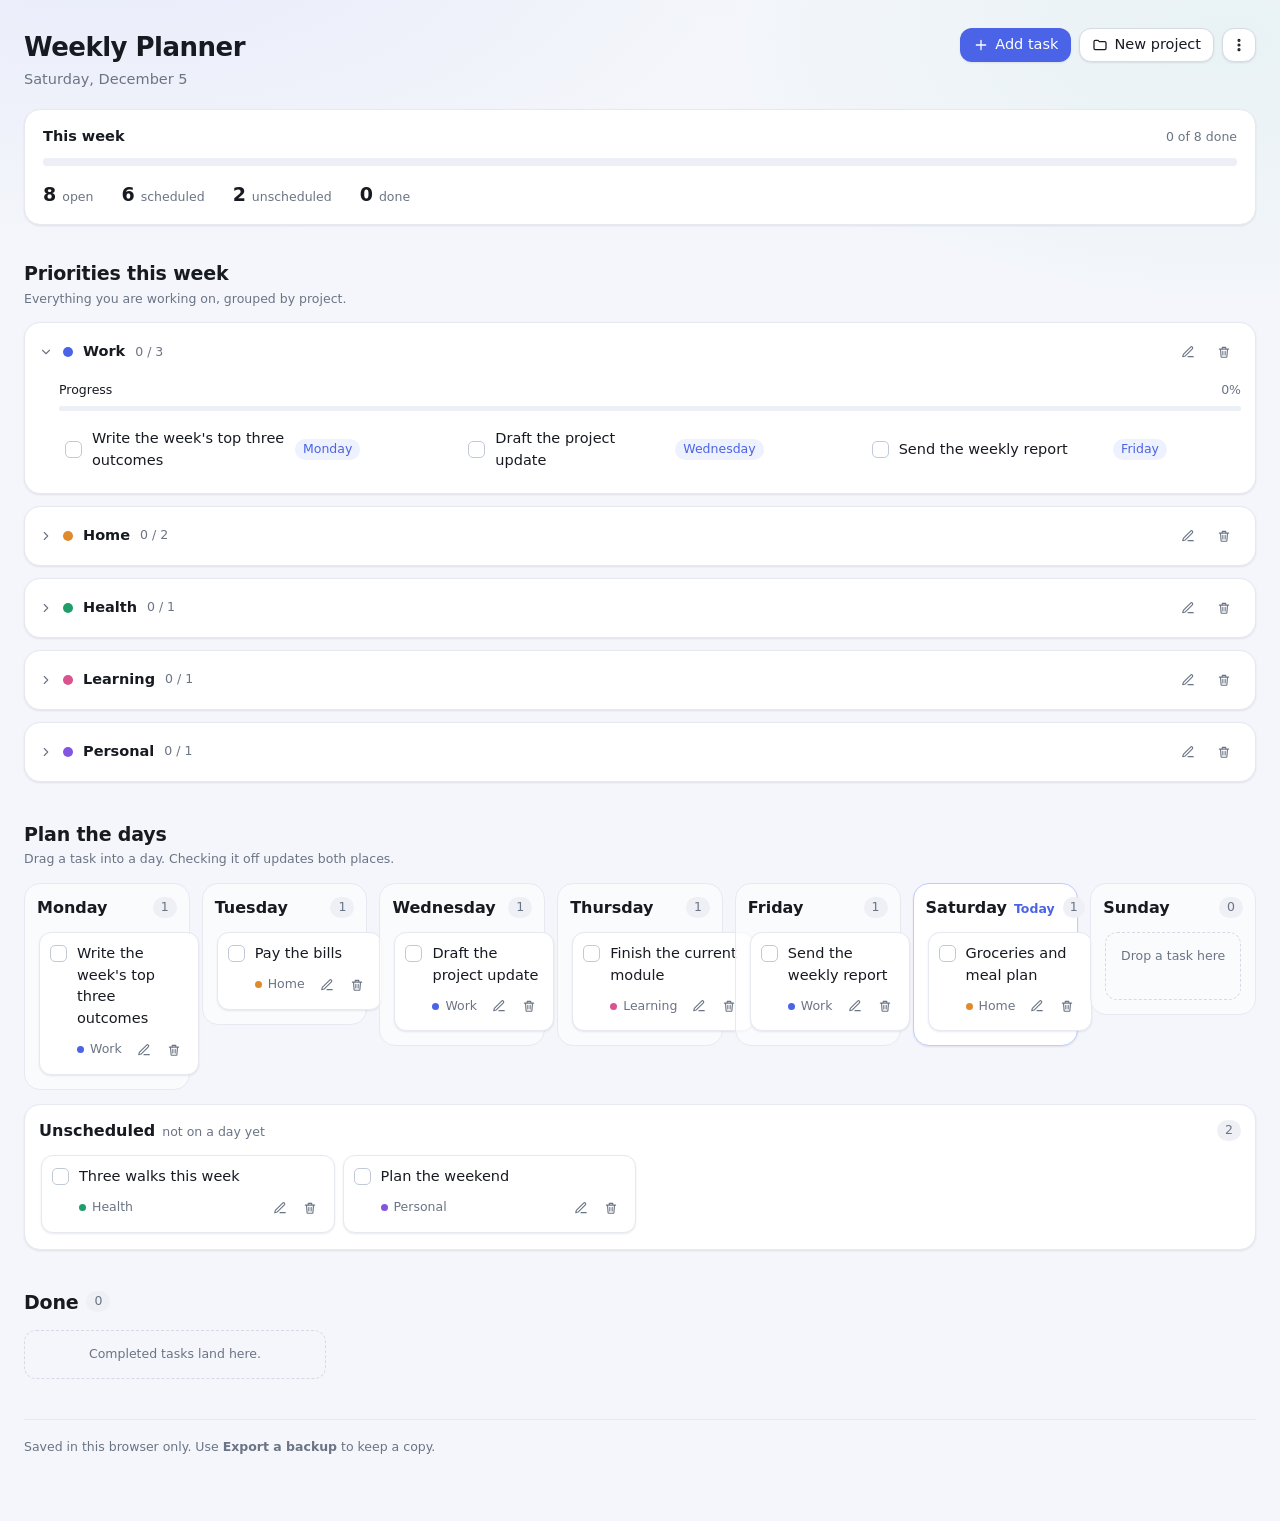
<file: index.html>
<!doctype html>
<html lang="en" data-theme="light">
<head>
<meta charset="utf-8">
<meta name="viewport" content="width=device-width, initial-scale=1">
<meta name="color-scheme" content="light">
<meta name="description" content="A weekly priority planner and to-do list that lives in your browser.">
<title>Weekly Planner</title>
<link rel="icon" href="data:image/svg+xml,%3Csvg xmlns='http://www.w3.org/2000/svg' viewBox='0 0 32 32'%3E%3Crect width='32' height='32' rx='8' fill='%234a63e7'/%3E%3Cpath d='M9 16.5l4.5 4.5L23 11.5' stroke='white' stroke-width='3' fill='none' stroke-linecap='round' stroke-linejoin='round'/%3E%3C/svg%3E">
<link rel="stylesheet" href="styles.css">
</head>
<body>
<div class="page">
  <header class="app-header">
    <div class="app-header-top">
      <div class="app-title">
        <h1>Weekly Planner</h1>
        <p class="text-muted" data-today></p>
      </div>
      <div class="header-actions">
        <button type="button" class="btn btn-primary" data-open-task-form>
          <svg viewBox="0 0 24 24" class="icon" aria-hidden="true"><path d="M12 5v14M5 12h14"/></svg>
          Add task
        </button>
        <button type="button" class="btn" data-add-project>
          <svg viewBox="0 0 24 24" class="icon" aria-hidden="true"><path d="M3 7a2 2 0 0 1 2-2h4l2 2h8a2 2 0 0 1 2 2v8a2 2 0 0 1-2 2H5a2 2 0 0 1-2-2z"/></svg>
          New project
        </button>
        <div class="menu" data-menu>
          <button type="button" class="btn btn-icon" data-menu-toggle aria-haspopup="true" aria-expanded="false" aria-label="More options">
            <svg viewBox="0 0 24 24" class="icon" aria-hidden="true"><circle cx="12" cy="5" r="1.4"/><circle cx="12" cy="12" r="1.4"/><circle cx="12" cy="19" r="1.4"/></svg>
          </button>
          <div class="menu-panel" data-menu-panel hidden>
            <button type="button" class="menu-item" data-export>Export a backup</button>
            <button type="button" class="menu-item" data-import>Import a backup</button>
            <button type="button" class="menu-item" data-clear-done>Clear completed tasks</button>
            <button type="button" class="menu-item is-danger" data-reset>Start fresh</button>
          </div>
        </div>
      </div>
    </div>

    <section class="overview card" aria-label="Overall progress">
      <div class="overview-line">
        <span class="overview-label">This week</span>
        <span class="text-muted text-small" data-overall-count>0 of 0 done</span>
      </div>
      <div class="progress-track" role="progressbar" aria-label="Overall task completion" aria-valuemin="0" aria-valuemax="100" aria-valuenow="0">
        <div class="progress-fill" data-overall-progress></div>
      </div>
      <div class="overview-stats">
        <div class="stat"><span class="stat-value" data-stat-open>0</span><span class="text-muted text-small">open</span></div>
        <div class="stat"><span class="stat-value" data-stat-scheduled>0</span><span class="text-muted text-small">scheduled</span></div>
        <div class="stat"><span class="stat-value" data-stat-unscheduled>0</span><span class="text-muted text-small">unscheduled</span></div>
        <div class="stat"><span class="stat-value" data-stat-done>0</span><span class="text-muted text-small">done</span></div>
      </div>
    </section>
  </header>

  <main>
    <section aria-labelledby="projects-heading">
      <div class="section-heading">
        <div>
          <h2 id="projects-heading">Priorities this week</h2>
          <p class="text-small text-muted">Everything you are working on, grouped by project.</p>
        </div>
      </div>

      <form class="card task-form" data-task-form hidden>
        <div class="field">
          <label class="form-label" for="new-task-title">Task</label>
          <input class="form-control" id="new-task-title" name="title" required placeholder="What needs to be done?" autocomplete="off">
        </div>
        <div class="field">
          <label class="form-label" for="new-task-project">Project</label>
          <select class="form-select" id="new-task-project" name="projectId"></select>
        </div>
        <div class="field">
          <label class="form-label" for="new-task-day">Day</label>
          <select class="form-select" id="new-task-day" name="day"></select>
        </div>
        <div class="field field-actions">
          <button type="submit" class="btn btn-primary">Add</button>
          <button type="button" class="btn btn-ghost" data-cancel-task-form>Cancel</button>
        </div>
      </form>

      <div class="project-stack" data-projects></div>
    </section>

    <section class="schedule-section" aria-labelledby="schedule-heading">
      <div class="section-heading">
        <div>
          <h2 id="schedule-heading">Plan the days</h2>
          <p class="text-small text-muted">Drag a task into a day. Checking it off updates both places.</p>
        </div>
      </div>
      <div class="day-grid" data-days></div>

      <div class="backlog card">
        <div class="day-heading">
          <div class="day-name">
            <h3>Unscheduled</h3>
            <span class="text-small text-muted">not on a day yet</span>
          </div>
          <span class="badge" data-backlog-count>0</span>
        </div>
        <div class="day-dropzone backlog-dropzone" data-backlog></div>
      </div>
    </section>

    <section class="done-section" aria-labelledby="done-heading">
      <div class="section-heading">
        <div class="done-heading-line">
          <h2 id="done-heading">Done</h2>
          <span class="badge" data-done-count>0</span>
        </div>
      </div>
      <div class="done-list" data-done></div>
    </section>
  </main>

  <footer class="app-footer text-small text-muted">
    Saved in this browser only. Use <strong>Export a backup</strong> to keep a copy.
  </footer>

  <div class="sr-only" aria-live="polite" data-live></div>
  <input type="file" accept="application/json,.json" hidden data-import-input>
</div>
<script src="app.js"></script>
</body>
</html>
</file>
<file: styles.css>
/* Weekly Planner — light theme
   Design tokens first, then layout, then components. */

:root {
  color-scheme: light;

  --bg: #f4f6fb;
  --bg-tint-1: rgb(74 99 231 / 7%);
  --bg-tint-2: rgb(45 179 140 / 6%);
  --surface: #ffffff;
  --surface-muted: #f8fafc;
  --text: #171a20;
  --text-muted: #6b7484;
  --line: #e6e9f1;
  --line-strong: #d5dae6;

  --primary: #4a63e7;
  --primary-hover: #3d54cf;
  --primary-soft: #eef1fe;
  --primary-contrast: #ffffff;
  --danger: #d1453b;
  --danger-soft: #fdeceb;

  --project-1: #4a63e7;
  --project-2: #e08a2e;
  --project-3: #1f9d6b;
  --project-4: #d9548f;
  --project-5: #8256e0;
  --project-6: #1898a8;

  --radius-sm: 8px;
  --radius: 12px;
  --radius-lg: 16px;
  --radius-full: 9999px;

  --shadow-sm: 0 1px 2px rgb(23 26 32 / 5%), 0 1px 3px rgb(23 26 32 / 4%);
  --shadow-md: 0 2px 4px rgb(23 26 32 / 4%), 0 8px 20px rgb(23 26 32 / 6%);
  --shadow-pop: 0 10px 30px rgb(23 26 32 / 12%);

  --font-sans: -apple-system, BlinkMacSystemFont, "Segoe UI", Roboto, system-ui, "Helvetica Neue", sans-serif;
  --fs-small: 12.5px;
  --fs-base: 14.5px;
  --fs-h3: 16px;
  --fs-h2: 19px;
  --fs-h1: 26px;
}

* {
  box-sizing: border-box;
}

html,
body {
  min-height: 100%;
}

body {
  margin: 0;
  color: var(--text);
  background-color: var(--bg);
  background-image:
    radial-gradient(1100px 520px at 8% -8%, var(--bg-tint-1), transparent 62%),
    radial-gradient(900px 480px at 96% 4%, var(--bg-tint-2), transparent 60%);
  background-attachment: fixed;
  font-family: var(--font-sans);
  font-size: var(--fs-base);
  line-height: 1.5;
  -webkit-font-smoothing: antialiased;
}

.page {
  width: 100%;
  max-width: 1320px;
  margin: 0 auto;
  padding: 28px 24px 64px;
}

h1,
h2,
h3,
p {
  margin: 0;
}

h1 {
  font-size: var(--fs-h1);
  font-weight: 640;
  letter-spacing: -0.02em;
}

h2 {
  font-size: var(--fs-h2);
  font-weight: 600;
  letter-spacing: -0.01em;
}

h3 {
  font-size: var(--fs-h3);
  font-weight: 600;
}

.text-muted {
  color: var(--text-muted);
}

.text-small {
  font-size: var(--fs-small);
}

.sr-only {
  position: absolute;
  width: 1px;
  height: 1px;
  padding: 0;
  overflow: hidden;
  clip: rect(0, 0, 0, 0);
  white-space: nowrap;
  border: 0;
}

.icon {
  width: 16px;
  height: 16px;
  flex: 0 0 auto;
  fill: none;
  stroke: currentColor;
  stroke-width: 1.9;
  stroke-linecap: round;
  stroke-linejoin: round;
}

.icon-sm {
  width: 14px;
  height: 14px;
}

/* ---------- header ---------- */

.app-header-top {
  display: flex;
  flex-wrap: wrap;
  align-items: flex-start;
  justify-content: space-between;
  gap: 16px;
  margin-bottom: 18px;
}

.app-title p {
  margin-top: 2px;
}

.header-actions {
  display: flex;
  align-items: center;
  gap: 8px;
}

.card {
  border: 1px solid var(--line);
  border-radius: var(--radius-lg);
  background: var(--surface);
  box-shadow: var(--shadow-sm);
}

.overview {
  padding: 16px 18px;
  margin-bottom: 34px;
}

.overview-line {
  display: flex;
  align-items: baseline;
  justify-content: space-between;
  gap: 12px;
  margin-bottom: 10px;
}

.overview-label {
  font-weight: 600;
}

.progress-track {
  height: 8px;
  overflow: hidden;
  border-radius: var(--radius-full);
  background: #eceff6;
}

.progress-fill {
  width: 0;
  height: 100%;
  border-radius: inherit;
  background: linear-gradient(90deg, var(--primary), #6d84f2);
  transition: width 200ms ease;
}

.overview-stats {
  display: flex;
  flex-wrap: wrap;
  gap: 8px 28px;
  margin-top: 14px;
}

.stat {
  display: flex;
  align-items: baseline;
  gap: 6px;
}

.stat-value {
  font-size: var(--fs-h2);
  font-weight: 640;
  font-variant-numeric: tabular-nums;
}

/* ---------- buttons & controls ---------- */

.btn {
  display: inline-flex;
  min-height: 34px;
  align-items: center;
  justify-content: center;
  gap: 6px;
  padding: 0 12px;
  border: 1px solid var(--line-strong);
  border-radius: var(--radius);
  color: var(--text);
  background: var(--surface);
  box-shadow: var(--shadow-sm);
  cursor: pointer;
  font: inherit;
  font-weight: 500;
  white-space: nowrap;
  transition: background-color 120ms ease, border-color 120ms ease, color 120ms ease;
}

.btn:hover {
  background: var(--surface-muted);
  border-color: #c6ccdb;
}

.btn:focus-visible,
.form-control:focus-visible,
.form-select:focus-visible,
.form-check-input:focus-visible,
.menu-item:focus-visible {
  outline: 2px solid var(--primary);
  outline-offset: 2px;
}

.btn-primary {
  border-color: transparent;
  color: var(--primary-contrast);
  background: var(--primary);
}

.btn-primary:hover {
  border-color: transparent;
  background: var(--primary-hover);
}

.btn-ghost {
  border-color: transparent;
  color: var(--text-muted);
  background: transparent;
  box-shadow: none;
}

.btn-ghost:hover {
  color: var(--text);
  background: #eef0f6;
  border-color: transparent;
}

.btn-icon {
  width: 34px;
  padding: 0;
}

.btn-icon.btn-ghost:hover {
  color: var(--text);
}

.btn-icon.is-danger:hover {
  color: var(--danger);
  background: var(--danger-soft);
}

.form-label {
  display: block;
  margin-bottom: 5px;
  color: var(--text-muted);
  font-size: var(--fs-small);
  font-weight: 500;
}

.form-control,
.form-select {
  display: block;
  width: 100%;
  min-height: 34px;
  padding: 0 10px;
  border: 1px solid var(--line-strong);
  border-radius: var(--radius);
  color: var(--text);
  background: var(--surface);
  font: inherit;
}

.form-select {
  appearance: none;
  padding-right: 30px;
  background-image:
    linear-gradient(45deg, transparent 50%, var(--text-muted) 50%),
    linear-gradient(135deg, var(--text-muted) 50%, transparent 50%);
  background-position: calc(100% - 15px) calc(50% + 1px), calc(100% - 11px) calc(50% + 1px);
  background-repeat: no-repeat;
  background-size: 4.5px 4.5px;
  cursor: pointer;
}

.form-control::placeholder {
  color: #9aa2b1;
}

.form-check-input {
  appearance: none;
  width: 17px;
  height: 17px;
  flex: 0 0 auto;
  margin: 0;
  border: 1.5px solid #c2c9d7;
  border-radius: 5px;
  background: var(--surface);
  cursor: pointer;
  transition: background-color 120ms ease, border-color 120ms ease;
}

.form-check-input:hover {
  border-color: var(--primary);
}

.form-check-input:checked {
  border-color: var(--primary);
  background-color: var(--primary);
  background-image: url("data:image/svg+xml,%3Csvg xmlns='http://www.w3.org/2000/svg' viewBox='0 0 24 24' fill='none' stroke='white' stroke-width='3.4' stroke-linecap='round' stroke-linejoin='round'%3E%3Cpath d='M20 6L9 17l-5-5'/%3E%3C/svg%3E");
  background-position: center;
  background-repeat: no-repeat;
  background-size: 12px 12px;
}

.badge {
  display: inline-flex;
  min-width: 22px;
  align-items: center;
  justify-content: center;
  padding: 1px 8px;
  border-radius: var(--radius-full);
  color: var(--text-muted);
  background: #eef0f6;
  font-size: var(--fs-small);
  font-weight: 500;
  font-variant-numeric: tabular-nums;
}

.badge-day {
  color: var(--primary);
  background: var(--primary-soft);
}

/* ---------- overflow menu ---------- */

.menu {
  position: relative;
}

.menu-panel {
  position: absolute;
  z-index: 20;
  top: calc(100% + 6px);
  right: 0;
  min-width: 208px;
  padding: 6px;
  border: 1px solid var(--line);
  border-radius: var(--radius);
  background: var(--surface);
  box-shadow: var(--shadow-pop);
}

.menu-item {
  display: block;
  width: 100%;
  padding: 7px 10px;
  border: 0;
  border-radius: var(--radius-sm);
  color: var(--text);
  background: transparent;
  cursor: pointer;
  font: inherit;
  text-align: left;
}

.menu-item:hover {
  background: var(--surface-muted);
}

.menu-item.is-danger {
  color: var(--danger);
}

.menu-item.is-danger:hover {
  background: var(--danger-soft);
}

/* ---------- sections ---------- */

.section-heading {
  display: flex;
  flex-wrap: wrap;
  align-items: flex-end;
  justify-content: space-between;
  gap: 12px;
  margin-bottom: 14px;
}

.section-heading p {
  margin-top: 2px;
}

.done-heading-line {
  display: flex;
  align-items: center;
  gap: 8px;
}

.schedule-section,
.done-section {
  margin-top: 38px;
}

.task-form {
  display: grid;
  grid-template-columns: minmax(0, 2.2fr) minmax(150px, 1fr) minmax(130px, 1fr) auto;
  gap: 12px;
  align-items: end;
  padding: 16px;
  margin-bottom: 16px;
}

.task-form[hidden] {
  display: none;
}

.field-actions {
  display: flex;
  gap: 8px;
}

/* ---------- projects ---------- */

.project-stack {
  display: grid;
  gap: 12px;
}

.project {
  --project-color: var(--project-1);
  overflow: hidden;
  border: 1px solid var(--line);
  border-radius: var(--radius-lg);
  background: var(--surface);
  box-shadow: var(--shadow-sm);
}

.project[data-color="1"] { --project-color: var(--project-1); }
.project[data-color="2"] { --project-color: var(--project-2); }
.project[data-color="3"] { --project-color: var(--project-3); }
.project[data-color="4"] { --project-color: var(--project-4); }
.project[data-color="5"] { --project-color: var(--project-5); }
.project[data-color="6"] { --project-color: var(--project-6); }

.project-header {
  display: flex;
  align-items: center;
  gap: 10px;
  padding: 12px 14px;
}

.project-toggle {
  display: flex;
  min-width: 0;
  flex: 1;
  align-items: center;
  gap: 10px;
  padding: 0;
  border: 0;
  background: transparent;
  color: inherit;
  cursor: pointer;
  font: inherit;
  text-align: left;
}

.project-toggle:focus-visible {
  outline: 2px solid var(--primary);
  outline-offset: 3px;
  border-radius: var(--radius-sm);
}

.project-chevron {
  color: var(--text-muted);
  transition: transform 150ms ease;
}

.project.is-open .project-chevron {
  transform: rotate(90deg);
}

.project-dot {
  width: 10px;
  height: 10px;
  flex: 0 0 auto;
  border-radius: var(--radius-full);
  background: var(--project-color);
}

.project-title {
  min-width: 0;
  overflow-wrap: anywhere;
  font-weight: 600;
}

.project-count {
  flex: 0 0 auto;
  color: var(--text-muted);
  font-size: var(--fs-small);
  font-variant-numeric: tabular-nums;
}

.project-actions {
  display: flex;
  flex: 0 0 auto;
  gap: 2px;
}

.project-body {
  padding: 0 14px 14px 34px;
}

.project-progress-line {
  display: flex;
  align-items: baseline;
  justify-content: space-between;
  gap: 12px;
  margin-bottom: 6px;
}

.project-progress {
  height: 5px;
  overflow: hidden;
  border-radius: var(--radius-full);
  background: #eceff6;
}

.project-progress > span {
  display: block;
  height: 100%;
  border-radius: inherit;
  background: var(--project-color);
  transition: width 200ms ease;
}

.project-task-list {
  display: grid;
  grid-template-columns: repeat(auto-fill, minmax(360px, 1fr));
  gap: 2px 28px;
  margin-top: 10px;
}

.project-rename {
  display: flex;
  flex: 1;
  gap: 8px;
  align-items: center;
}

/* ---------- tasks ---------- */

.task-row {
  display: flex;
  align-items: center;
  gap: 10px;
  min-width: 0;
  padding: 7px 6px;
  border-radius: var(--radius);
}

.project-task {
  cursor: grab;
}

.project-task:hover {
  background: var(--surface-muted);
}

.task-label {
  flex: 1;
  min-width: 0;
  overflow-wrap: anywhere;
}

.task-label.is-complete {
  color: var(--text-muted);
  text-decoration: line-through;
}

.task-actions {
  display: flex;
  flex: 0 0 auto;
  gap: 2px;
  opacity: 0;
  transition: opacity 120ms ease;
}

.task-row:hover .task-actions,
.task-row:focus-within .task-actions {
  opacity: 1;
}

.task-actions .btn-icon {
  width: 28px;
  min-height: 28px;
}

.is-dragging {
  opacity: 0.5;
}

.edit-form {
  display: grid;
  grid-template-columns: minmax(0, 2fr) minmax(130px, 1fr) minmax(120px, 1fr) auto;
  gap: 8px;
  width: 100%;
  align-items: center;
  padding: 4px 0;
}

/* ---------- days ---------- */

.day-grid {
  display: grid;
  grid-template-columns: repeat(7, minmax(0, 1fr));
  gap: 12px;
  align-items: start;
}

@media (max-width: 1180px) {
  .day-grid {
    grid-template-columns: repeat(auto-fit, minmax(210px, 1fr));
  }
}

.day-column {
  min-width: 0;
  padding: 12px;
  border: 1px solid var(--line);
  border-radius: var(--radius-lg);
  background: rgb(255 255 255 / 62%);
}

.day-column.is-today {
  border-color: #c3cdfa;
  background: var(--surface);
  box-shadow: var(--shadow-sm);
}

.day-heading {
  display: flex;
  align-items: center;
  justify-content: space-between;
  gap: 8px;
  margin-bottom: 10px;
}

.day-name {
  display: flex;
  align-items: baseline;
  gap: 7px;
}

.day-today-tag {
  color: var(--primary);
  font-size: var(--fs-small);
  font-weight: 600;
}

.day-dropzone {
  display: grid;
  gap: 8px;
  min-height: 72px;
  padding: 2px;
  border-radius: var(--radius);
}

.day-dropzone.is-over {
  outline: 2px dashed var(--primary);
  outline-offset: 3px;
  background: var(--primary-soft);
}

.day-task {
  padding: 10px;
  border: 1px solid var(--line);
  border-radius: var(--radius);
  background: var(--surface);
  box-shadow: var(--shadow-sm);
  cursor: grab;
}

.day-task .task-row {
  padding: 0;
  align-items: flex-start;
}

.day-task .form-check-input {
  margin-top: 2px;
}

.day-task-foot {
  display: flex;
  align-items: center;
  justify-content: space-between;
  gap: 8px;
  margin: 6px 0 0 27px;
  min-height: 28px;
}

.day-task-project {
  display: flex;
  min-width: 0;
  align-items: center;
  gap: 6px;
  color: var(--text-muted);
  font-size: var(--fs-small);
}

.day-task-project > span:last-child {
  min-width: 0;
  overflow: hidden;
  text-overflow: ellipsis;
  white-space: nowrap;
}

/* Day cards are narrow, so their actions stay visible instead of
   appearing on hover and squeezing the project name. */
.day-task-foot .task-actions {
  opacity: 1;
}

.day-task-project .project-dot {
  width: 7px;
  height: 7px;
}

.empty-slot {
  padding: 14px 10px;
  border: 1px dashed var(--line-strong);
  border-radius: var(--radius);
  color: var(--text-muted);
  font-size: var(--fs-small);
  text-align: center;
}

.backlog {
  margin-top: 14px;
  padding: 14px;
}

.backlog-dropzone {
  grid-template-columns: repeat(auto-fill, minmax(250px, 1fr));
  min-height: 0;
}

/* ---------- done ---------- */

.done-list {
  display: grid;
  grid-template-columns: repeat(auto-fill, minmax(260px, 1fr));
  gap: 8px;
}

.done-task {
  display: flex;
  align-items: center;
  gap: 10px;
  padding: 9px 12px;
  border: 1px solid var(--line);
  border-radius: var(--radius);
  background: rgb(255 255 255 / 62%);
}

.app-footer {
  margin-top: 40px;
  padding-top: 18px;
  border-top: 1px solid var(--line);
}

/* ---------- responsive ---------- */

@media (max-width: 820px) {
  .page {
    padding: 20px 14px 48px;
  }

  .task-form,
  .edit-form {
    grid-template-columns: 1fr;
    align-items: stretch;
  }

  .project-body {
    padding-left: 14px;
  }

  .project-task-list {
    grid-template-columns: 1fr;
  }

  .task-actions {
    opacity: 1;
  }

  .header-actions {
    flex-wrap: wrap;
  }
}

@media (prefers-reduced-motion: reduce) {
  * {
    transition: none !important;
  }
}
</file>
